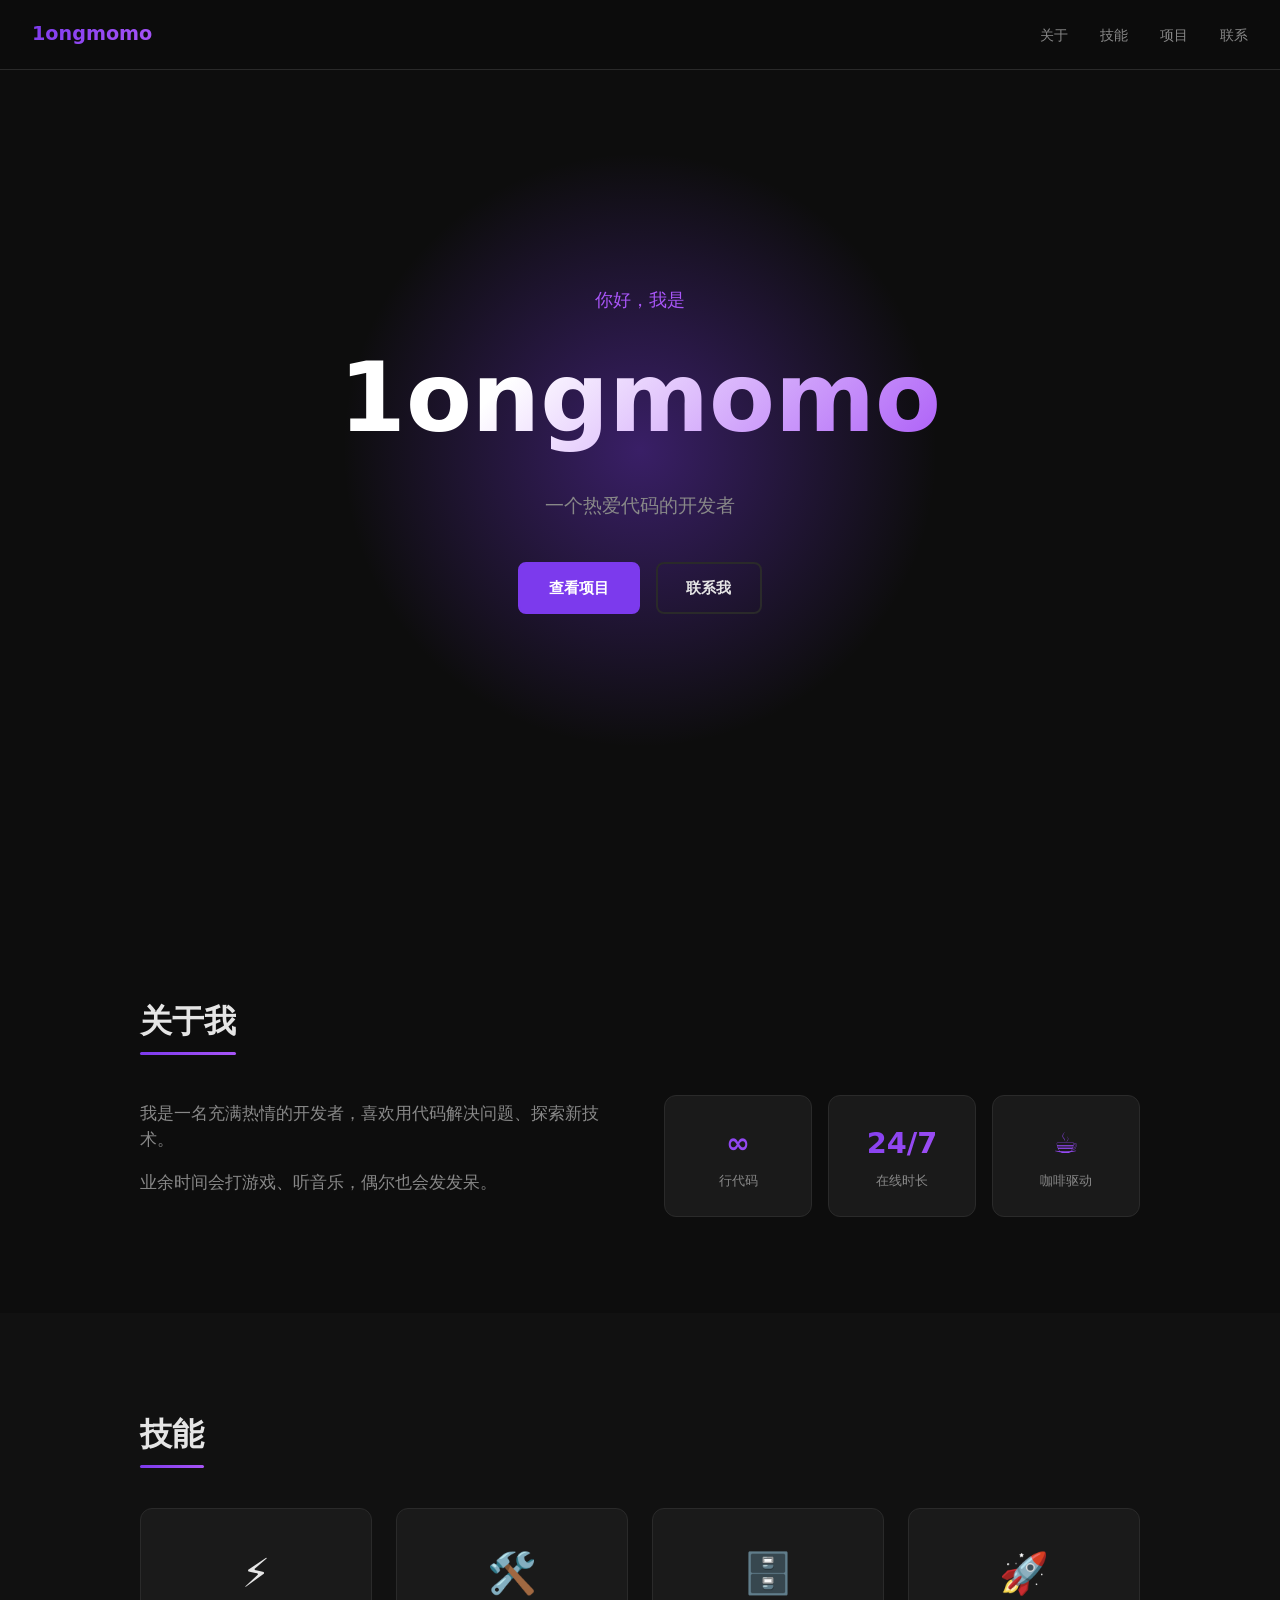
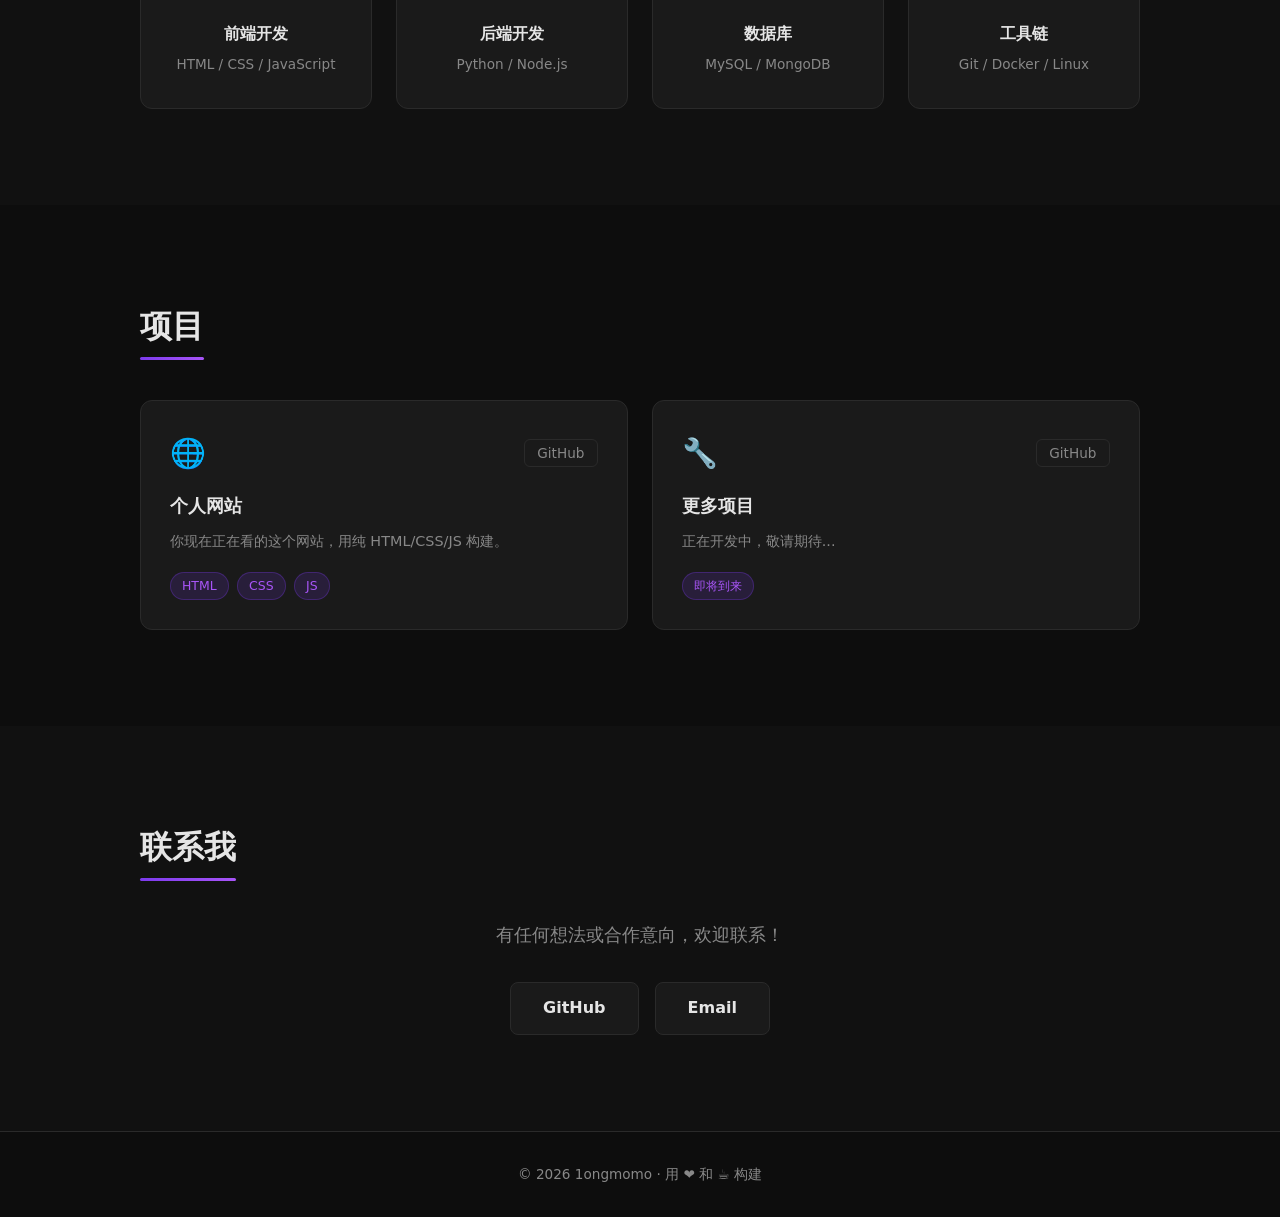
<file: index.html>
<!DOCTYPE html>
<html lang="zh">
<head>
  <meta charset="UTF-8" />
  <meta name="viewport" content="width=device-width, initial-scale=1.0" />
  <title>1ongmomo</title>
  <link rel="stylesheet" href="style.css" />
</head>
<body>
  <nav class="nav">
    <div class="nav-logo">1ongmomo</div>
    <ul class="nav-links">
      <li><a href="#about">关于</a></li>
      <li><a href="#skills">技能</a></li>
      <li><a href="#projects">项目</a></li>
      <li><a href="#contact">联系</a></li>
    </ul>
  </nav>

  <section class="hero">
    <div class="hero-content">
      <p class="hero-greeting">你好，我是</p>
      <h1 class="hero-name">1ongmomo</h1>
      <p class="hero-tagline">一个热爱代码的开发者</p>
      <div class="hero-btns">
        <a href="#projects" class="btn btn-primary">查看项目</a>
        <a href="#contact" class="btn btn-outline">联系我</a>
      </div>
    </div>
    <div class="hero-glow"></div>
  </section>

  <section class="section" id="about">
    <div class="container">
      <h2 class="section-title">关于我</h2>
      <div class="about-grid">
        <div class="about-text">
          <p>我是一名充满热情的开发者，喜欢用代码解决问题、探索新技术。</p>
          <p>业余时间会打游戏、听音乐，偶尔也会发发呆。</p>
        </div>
        <div class="about-stats">
          <div class="stat-card">
            <span class="stat-num">∞</span>
            <span class="stat-label">行代码</span>
          </div>
          <div class="stat-card">
            <span class="stat-num">24/7</span>
            <span class="stat-label">在线时长</span>
          </div>
          <div class="stat-card">
            <span class="stat-num">☕</span>
            <span class="stat-label">咖啡驱动</span>
          </div>
        </div>
      </div>
    </div>
  </section>

  <section class="section section-alt" id="skills">
    <div class="container">
      <h2 class="section-title">技能</h2>
      <div class="skills-grid">
        <div class="skill-card">
          <div class="skill-icon">⚡</div>
          <h3>前端开发</h3>
          <p>HTML / CSS / JavaScript</p>
        </div>
        <div class="skill-card">
          <div class="skill-icon">🛠️</div>
          <h3>后端开发</h3>
          <p>Python / Node.js</p>
        </div>
        <div class="skill-card">
          <div class="skill-icon">🗄️</div>
          <h3>数据库</h3>
          <p>MySQL / MongoDB</p>
        </div>
        <div class="skill-card">
          <div class="skill-icon">🚀</div>
          <h3>工具链</h3>
          <p>Git / Docker / Linux</p>
        </div>
      </div>
    </div>
  </section>

  <section class="section" id="projects">
    <div class="container">
      <h2 class="section-title">项目</h2>
      <div class="projects-grid">
        <div class="project-card">
          <div class="project-header">
            <span class="project-icon">🌐</span>
            <div class="project-links">
              <a href="#" class="project-link">GitHub</a>
            </div>
          </div>
          <h3>个人网站</h3>
          <p>你现在正在看的这个网站，用纯 HTML/CSS/JS 构建。</p>
          <div class="project-tags">
            <span>HTML</span><span>CSS</span><span>JS</span>
          </div>
        </div>
        <div class="project-card">
          <div class="project-header">
            <span class="project-icon">🔧</span>
            <div class="project-links">
              <a href="#" class="project-link">GitHub</a>
            </div>
          </div>
          <h3>更多项目</h3>
          <p>正在开发中，敬请期待...</p>
          <div class="project-tags">
            <span>即将到来</span>
          </div>
        </div>
      </div>
    </div>
  </section>

  <section class="section section-alt" id="contact">
    <div class="container">
      <h2 class="section-title">联系我</h2>
      <div class="contact-content">
        <p>有任何想法或合作意向，欢迎联系！</p>
        <div class="contact-links">
          <a href="https://github.com/vazzanaflinchum-afk" class="contact-btn" target="_blank">
            <span>GitHub</span>
          </a>
          <a href="mailto:hello@example.com" class="contact-btn">
            <span>Email</span>
          </a>
        </div>
      </div>
    </div>
  </section>

  <footer class="footer">
    <p>© 2026 1ongmomo · 用 ❤️ 和 ☕ 构建</p>
  </footer>

  <script src="script.js"></script>
</body>
</html>
</file>
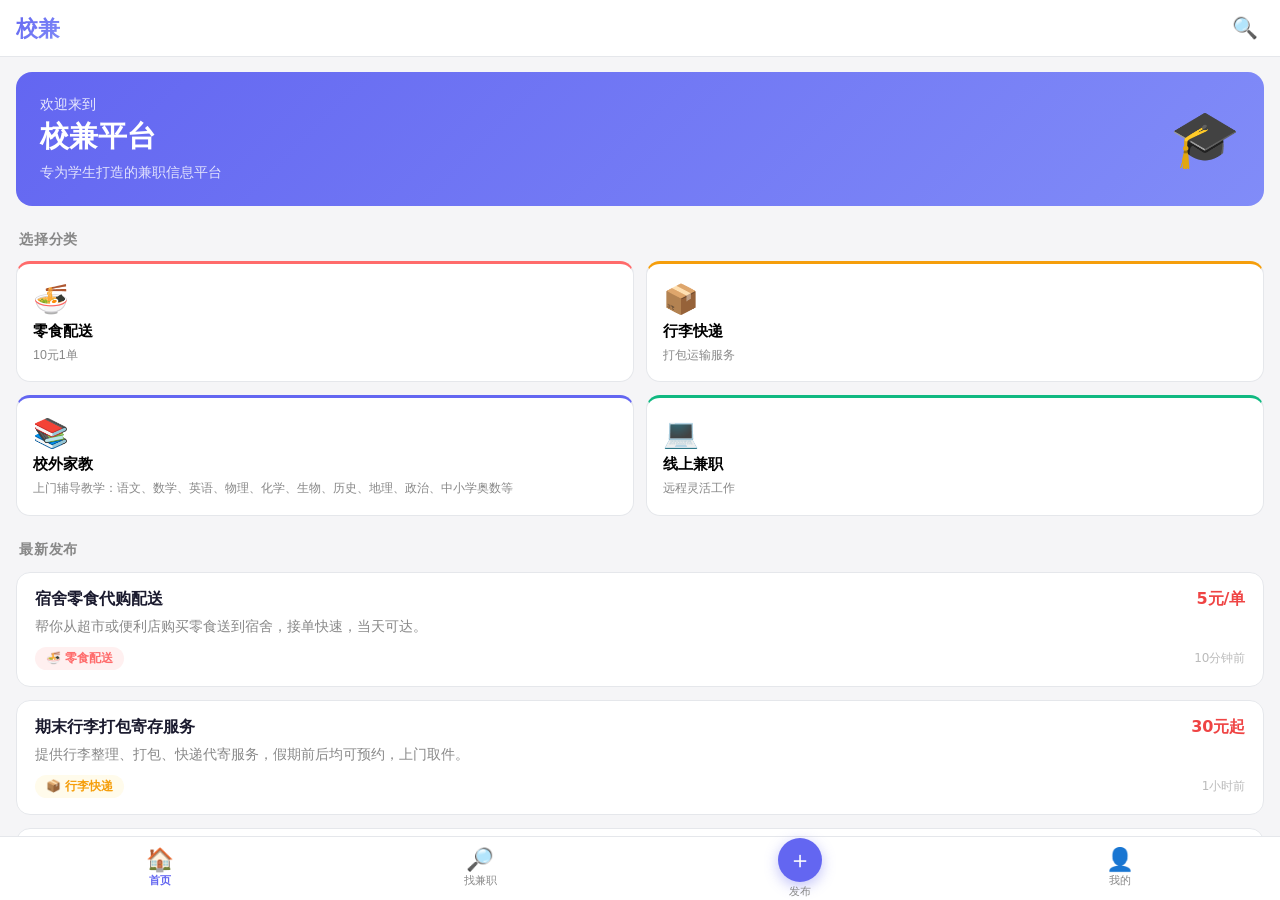
<file: app.html>
<!DOCTYPE html>
<html lang="zh">
<head>
  <meta charset="UTF-8" />
  <meta name="viewport" content="width=device-width, initial-scale=1.0, maximum-scale=1.0" />
  <title>校兼 - 学生兼职平台</title>
  <link rel="stylesheet" href="app.css" />
</head>
<body>

  <!-- 顶部栏 -->
  <header class="topbar" id="topbar">
    <div class="topbar-inner">
      <span class="topbar-logo">校兼</span>
      <div class="topbar-actions">
        <button class="icon-btn" id="searchBtn">🔍</button>
      </div>
    </div>
    <!-- 搜索栏（默认隐藏） -->
    <div class="search-bar hidden" id="searchBar">
      <input type="text" placeholder="搜索兼职..." id="searchInput" />
      <button id="searchClose">取消</button>
    </div>
  </header>

  <!-- 主内容区 -->
  <main class="main" id="main">

    <!-- 首页 -->
    <section class="page active" id="page-home">
      <div class="hero-banner">
        <div class="hero-text">
          <p class="hero-sub">欢迎来到</p>
          <h1 class="hero-title">校兼平台</h1>
          <p class="hero-desc">专为学生打造的兼职信息平台</p>
        </div>
        <div class="hero-img">🎓</div>
      </div>

      <div class="section-label">选择分类</div>
      <div class="categories">
        <button class="cat-card" data-cat="delivery">
          <span class="cat-icon">🍜</span>
          <span class="cat-name">零食配送</span>
          <span class="cat-desc">10元1单</span>
        </button>
        <button class="cat-card" data-cat="luggage">
          <span class="cat-icon">📦</span>
          <span class="cat-name">行李快递</span>
          <span class="cat-desc">打包运输服务</span>
        </button>
        <button class="cat-card" data-cat="tutor">
          <span class="cat-icon">📚</span>
          <span class="cat-name">校外家教</span>
          <span class="cat-desc">上门辅导教学：语文、数学、英语、物理、化学、生物、历史、地理、政治、中小学奥数等</span>
        </button>
        <button class="cat-card" data-cat="online">
          <span class="cat-icon">💻</span>
          <span class="cat-name">线上兼职</span>
          <span class="cat-desc">远程灵活工作</span>
        </button>
      </div>

      <div class="section-label">最新发布</div>
      <div class="card-list" id="homeLatest"></div>
    </section>

    <!-- 浏览页 -->
    <section class="page" id="page-browse">
      <div class="filter-bar">
        <button class="filter-btn active" data-filter="all">全部</button>
        <button class="filter-btn" data-filter="delivery">🍜 零食配送</button>
        <button class="filter-btn" data-filter="luggage">📦 行李快递</button>
        <button class="filter-btn" data-filter="tutor">📚 家教</button>
        <button class="filter-btn" data-filter="online">💻 线上</button>
      </div>
      <div class="card-list" id="browseList"></div>
    </section>

    <!-- 发布页 -->
    <section class="page" id="page-post">
      <div class="form-container">
        <h2 class="form-title">发布兼职</h2>
        <form id="postForm">
          <div class="form-group">
            <label>分类</label>
            <div class="radio-group">
              <label class="radio-card"><input type="radio" name="cat" value="delivery" required /><span>🍜 零食配送</span></label>
              <label class="radio-card"><input type="radio" name="cat" value="luggage" /><span>📦 行李快递</span></label>
              <label class="radio-card"><input type="radio" name="cat" value="tutor" /><span>📚 家教</span></label>
              <label class="radio-card"><input type="radio" name="cat" value="online" /><span>💻 线上兼职</span></label>
            </div>
          </div>
          <div class="form-group">
            <label>标题</label>
            <input type="text" id="postTitle" placeholder="简短描述你的需求/服务" maxlength="30" required />
          </div>
          <div class="form-group">
            <label>薪资/报酬</label>
            <input type="text" id="postPay" placeholder="例如：20元/小时、面议" required />
          </div>
          <div class="form-group">
            <label>详情描述</label>
            <textarea id="postDesc" placeholder="详细说明工作内容、时间要求、地点等..." rows="4" required></textarea>
          </div>
          <div class="form-group">
            <label>联系方式</label>
            <input type="text" id="postContact" placeholder="微信号 / 手机号" required />
          </div>
          <button type="submit" class="btn-submit">立即发布</button>
        </form>
      </div>
    </section>

    <!-- 我的页 -->
    <section class="page" id="page-mine">
      <div class="mine-header">
        <div class="avatar">😊</div>
        <div class="mine-info">
          <p class="mine-name">同学</p>
          <p class="mine-sub">欢迎使用校兼平台</p>
        </div>
      </div>
      <div class="mine-section-label">我发布的</div>
      <div class="card-list" id="myList">
        <p class="empty-tip">你还没有发布过兼职</p>
      </div>
      <div class="mine-tips">
        <div class="tip-card">
          <span>📌</span>
          <p>发布信息前请确认内容真实有效</p>
        </div>
        <div class="tip-card">
          <span>🔒</span>
          <p>注意保护个人隐私，谨慎填写联系方式</p>
        </div>
        <div class="tip-card">
          <span>⚠️</span>
          <p>遇到纠纷请通过正规渠道处理</p>
        </div>
      </div>
    </section>

  </main>

  <!-- 底部导航 -->
  <nav class="tabbar">
    <button class="tab active" data-page="home">
      <span class="tab-icon">🏠</span>
      <span class="tab-label">首页</span>
    </button>
    <button class="tab" data-page="browse">
      <span class="tab-icon">🔎</span>
      <span class="tab-label">找兼职</span>
    </button>
    <button class="tab tab-post" data-page="post">
      <span class="tab-icon">＋</span>
      <span class="tab-label">发布</span>
    </button>
    <button class="tab" data-page="mine">
      <span class="tab-icon">👤</span>
      <span class="tab-label">我的</span>
    </button>
  </nav>

  <!-- 详情弹窗 -->
  <div class="modal-overlay hidden" id="modalOverlay">
    <div class="modal" id="modal">
      <button class="modal-close" id="modalClose">✕</button>
      <div class="modal-content" id="modalContent"></div>
    </div>
  </div>

  <!-- 成功提示 -->
  <div class="toast hidden" id="toast"></div>

  <script src="app.js"></script>
</body>
</html>
</file>
<file: style.css>
* {
  margin: 0;
  padding: 0;
  box-sizing: border-box;
}

:root {
  --bg: #0d0d0d;
  --bg-alt: #111111;
  --surface: #1a1a1a;
  --border: #2a2a2a;
  --accent: #7c3aed;
  --accent-light: #a855f7;
  --text: #e5e5e5;
  --text-muted: #888;
  --glow: rgba(124, 58, 237, 0.4);
}

html {
  scroll-behavior: smooth;
}

body {
  background: var(--bg);
  color: var(--text);
  font-family: 'Segoe UI', system-ui, -apple-system, sans-serif;
  line-height: 1.6;
}

/* NAV */
.nav {
  position: fixed;
  top: 0;
  width: 100%;
  z-index: 100;
  display: flex;
  align-items: center;
  justify-content: space-between;
  padding: 1.2rem 2rem;
  background: rgba(13, 13, 13, 0.85);
  backdrop-filter: blur(12px);
  border-bottom: 1px solid var(--border);
}

.nav-logo {
  font-size: 1.2rem;
  font-weight: 700;
  background: linear-gradient(135deg, var(--accent), var(--accent-light));
  -webkit-background-clip: text;
  -webkit-text-fill-color: transparent;
  background-clip: text;
}

.nav-links {
  display: flex;
  gap: 2rem;
  list-style: none;
}

.nav-links a {
  color: var(--text-muted);
  text-decoration: none;
  font-size: 0.9rem;
  transition: color 0.2s;
}

.nav-links a:hover {
  color: var(--accent-light);
}

/* HERO */
.hero {
  min-height: 100vh;
  display: flex;
  align-items: center;
  justify-content: center;
  text-align: center;
  position: relative;
  overflow: hidden;
  padding: 2rem;
}

.hero-glow {
  position: absolute;
  width: 600px;
  height: 600px;
  background: radial-gradient(circle, var(--glow) 0%, transparent 70%);
  top: 50%;
  left: 50%;
  transform: translate(-50%, -50%);
  pointer-events: none;
  animation: pulse 4s ease-in-out infinite;
}

@keyframes pulse {
  0%, 100% { opacity: 0.5; transform: translate(-50%, -50%) scale(1); }
  50% { opacity: 1; transform: translate(-50%, -50%) scale(1.1); }
}

.hero-content {
  position: relative;
  z-index: 1;
}

.hero-greeting {
  color: var(--accent-light);
  font-size: 1.1rem;
  margin-bottom: 0.5rem;
  opacity: 0;
  animation: fadeUp 0.6s ease forwards 0.2s;
}

.hero-name {
  font-size: clamp(3rem, 8vw, 6rem);
  font-weight: 900;
  background: linear-gradient(135deg, #fff 30%, var(--accent-light));
  -webkit-background-clip: text;
  -webkit-text-fill-color: transparent;
  background-clip: text;
  margin-bottom: 1rem;
  opacity: 0;
  animation: fadeUp 0.6s ease forwards 0.4s;
}

.hero-tagline {
  color: var(--text-muted);
  font-size: 1.2rem;
  margin-bottom: 2.5rem;
  opacity: 0;
  animation: fadeUp 0.6s ease forwards 0.6s;
}

.hero-btns {
  display: flex;
  gap: 1rem;
  justify-content: center;
  flex-wrap: wrap;
  opacity: 0;
  animation: fadeUp 0.6s ease forwards 0.8s;
}

@keyframes fadeUp {
  from { opacity: 0; transform: translateY(20px); }
  to { opacity: 1; transform: translateY(0); }
}

/* BUTTONS */
.btn {
  padding: 0.75rem 1.8rem;
  border-radius: 8px;
  text-decoration: none;
  font-weight: 600;
  font-size: 0.95rem;
  transition: all 0.2s;
  display: inline-block;
}

.btn-primary {
  background: var(--accent);
  color: #fff;
  border: 2px solid var(--accent);
}

.btn-primary:hover {
  background: var(--accent-light);
  border-color: var(--accent-light);
  transform: translateY(-2px);
  box-shadow: 0 8px 24px var(--glow);
}

.btn-outline {
  background: transparent;
  color: var(--text);
  border: 2px solid var(--border);
}

.btn-outline:hover {
  border-color: var(--accent-light);
  color: var(--accent-light);
  transform: translateY(-2px);
}

/* SECTIONS */
.section {
  padding: 6rem 2rem;
}

.section-alt {
  background: var(--bg-alt);
}

.container {
  max-width: 1000px;
  margin: 0 auto;
}

.section-title {
  font-size: 2rem;
  font-weight: 800;
  margin-bottom: 3rem;
  position: relative;
  display: inline-block;
}

.section-title::after {
  content: '';
  position: absolute;
  bottom: -8px;
  left: 0;
  width: 100%;
  height: 3px;
  background: linear-gradient(135deg, var(--accent), var(--accent-light));
  border-radius: 2px;
}

/* ABOUT */
.about-grid {
  display: grid;
  grid-template-columns: 1fr 1fr;
  gap: 3rem;
  align-items: center;
}

.about-text p {
  color: var(--text-muted);
  margin-bottom: 1rem;
  font-size: 1.05rem;
}

.about-stats {
  display: grid;
  grid-template-columns: repeat(3, 1fr);
  gap: 1rem;
}

.stat-card {
  background: var(--surface);
  border: 1px solid var(--border);
  border-radius: 12px;
  padding: 1.5rem 1rem;
  text-align: center;
  transition: border-color 0.2s, transform 0.2s;
}

.stat-card:hover {
  border-color: var(--accent);
  transform: translateY(-4px);
}

.stat-num {
  display: block;
  font-size: 1.8rem;
  font-weight: 800;
  background: linear-gradient(135deg, var(--accent), var(--accent-light));
  -webkit-background-clip: text;
  -webkit-text-fill-color: transparent;
  background-clip: text;
}

.stat-label {
  display: block;
  font-size: 0.8rem;
  color: var(--text-muted);
  margin-top: 0.3rem;
}

/* SKILLS */
.skills-grid {
  display: grid;
  grid-template-columns: repeat(auto-fit, minmax(200px, 1fr));
  gap: 1.5rem;
}

.skill-card {
  background: var(--surface);
  border: 1px solid var(--border);
  border-radius: 12px;
  padding: 2rem 1.5rem;
  text-align: center;
  transition: border-color 0.2s, transform 0.2s;
}

.skill-card:hover {
  border-color: var(--accent);
  transform: translateY(-4px);
  box-shadow: 0 8px 32px var(--glow);
}

.skill-icon {
  font-size: 2.5rem;
  margin-bottom: 1rem;
}

.skill-card h3 {
  font-size: 1rem;
  margin-bottom: 0.5rem;
}

.skill-card p {
  color: var(--text-muted);
  font-size: 0.85rem;
}

/* PROJECTS */
.projects-grid {
  display: grid;
  grid-template-columns: repeat(auto-fit, minmax(280px, 1fr));
  gap: 1.5rem;
}

.project-card {
  background: var(--surface);
  border: 1px solid var(--border);
  border-radius: 12px;
  padding: 1.8rem;
  transition: border-color 0.2s, transform 0.2s;
}

.project-card:hover {
  border-color: var(--accent);
  transform: translateY(-4px);
  box-shadow: 0 8px 32px var(--glow);
}

.project-header {
  display: flex;
  justify-content: space-between;
  align-items: center;
  margin-bottom: 1rem;
}

.project-icon {
  font-size: 1.8rem;
}

.project-link {
  color: var(--text-muted);
  text-decoration: none;
  font-size: 0.85rem;
  border: 1px solid var(--border);
  padding: 0.3rem 0.8rem;
  border-radius: 6px;
  transition: all 0.2s;
}

.project-link:hover {
  color: var(--accent-light);
  border-color: var(--accent-light);
}

.project-card h3 {
  font-size: 1.1rem;
  margin-bottom: 0.6rem;
}

.project-card p {
  color: var(--text-muted);
  font-size: 0.9rem;
  margin-bottom: 1.2rem;
}

.project-tags {
  display: flex;
  gap: 0.5rem;
  flex-wrap: wrap;
}

.project-tags span {
  background: rgba(124, 58, 237, 0.15);
  color: var(--accent-light);
  border: 1px solid rgba(124, 58, 237, 0.3);
  padding: 0.2rem 0.7rem;
  border-radius: 20px;
  font-size: 0.78rem;
  font-weight: 500;
}

/* CONTACT */
.contact-content {
  text-align: center;
}

.contact-content p {
  color: var(--text-muted);
  font-size: 1.1rem;
  margin-bottom: 2rem;
}

.contact-links {
  display: flex;
  gap: 1rem;
  justify-content: center;
  flex-wrap: wrap;
}

.contact-btn {
  display: inline-flex;
  align-items: center;
  gap: 0.5rem;
  padding: 0.8rem 2rem;
  border-radius: 8px;
  background: var(--surface);
  border: 1px solid var(--border);
  color: var(--text);
  text-decoration: none;
  font-weight: 600;
  transition: all 0.2s;
}

.contact-btn:hover {
  border-color: var(--accent-light);
  color: var(--accent-light);
  transform: translateY(-2px);
  box-shadow: 0 8px 24px var(--glow);
}

/* FOOTER */
.footer {
  text-align: center;
  padding: 2rem;
  color: var(--text-muted);
  font-size: 0.85rem;
  border-top: 1px solid var(--border);
}

/* RESPONSIVE */
@media (max-width: 640px) {
  .nav-links { display: none; }
  .about-grid { grid-template-columns: 1fr; }
  .about-stats { grid-template-columns: repeat(3, 1fr); }
}
</file>
<file: app.css>
* { margin: 0; padding: 0; box-sizing: border-box; -webkit-tap-highlight-color: transparent; }

:root {
  --primary: #6366f1;
  --primary-light: #818cf8;
  --primary-bg: #eef2ff;
  --green: #10b981;
  --amber: #f59e0b;
  --red: #ef4444;
  --bg: #f5f5f7;
  --surface: #ffffff;
  --text: #1a1a2e;
  --muted: #888;
  --border: #e5e7eb;
  --cat-delivery: #ff6b6b;
  --cat-luggage: #f59e0b;
  --cat-tutor: #6366f1;
  --cat-online: #10b981;
  --tabbar-h: 64px;
  --topbar-h: 56px;
}

html, body { height: 100%; background: var(--bg); font-family: -apple-system, 'PingFang SC', 'Hiragino Sans GB', system-ui, sans-serif; color: var(--text); overflow: hidden; }

/* TOPBAR */
.topbar { position: fixed; top: 0; left: 0; right: 0; z-index: 50; background: var(--surface); border-bottom: 1px solid var(--border); }
.topbar-inner { display: flex; align-items: center; justify-content: space-between; padding: 0 1rem; height: var(--topbar-h); }
.topbar-logo { font-size: 1.4rem; font-weight: 800; background: linear-gradient(135deg, var(--primary), var(--primary-light)); -webkit-background-clip: text; -webkit-text-fill-color: transparent; background-clip: text; }
.icon-btn { background: none; border: none; font-size: 1.3rem; cursor: pointer; padding: 0.4rem; border-radius: 8px; }
.icon-btn:hover { background: var(--bg); }
.search-bar { display: flex; align-items: center; gap: 0.5rem; padding: 0 1rem 0.8rem; }
.search-bar input { flex: 1; padding: 0.6rem 1rem; border: 1.5px solid var(--border); border-radius: 20px; font-size: 0.95rem; outline: none; background: var(--bg); }
.search-bar input:focus { border-color: var(--primary); }
.search-bar button { background: none; border: none; color: var(--primary); font-size: 0.95rem; cursor: pointer; white-space: nowrap; }

/* MAIN */
.main { position: fixed; top: var(--topbar-h); bottom: var(--tabbar-h); left: 0; right: 0; overflow-y: auto; -webkit-overflow-scrolling: touch; }

/* PAGES */
.page { display: none; padding: 1rem 1rem 2rem; animation: fadeIn 0.2s ease; }
.page.active { display: block; }
@keyframes fadeIn { from { opacity: 0; transform: translateY(6px); } to { opacity: 1; transform: translateY(0); } }

/* HERO BANNER */
.hero-banner { background: linear-gradient(135deg, var(--primary) 0%, #818cf8 100%); border-radius: 16px; padding: 1.5rem; display: flex; align-items: center; justify-content: space-between; margin-bottom: 1.5rem; color: #fff; }
.hero-sub { font-size: 0.85rem; opacity: 0.85; margin-bottom: 0.2rem; }
.hero-title { font-size: 1.8rem; font-weight: 800; margin-bottom: 0.4rem; }
.hero-desc { font-size: 0.85rem; opacity: 0.8; }
.hero-img { font-size: 3.5rem; }

/* SECTION LABEL */
.section-label { font-size: 0.9rem; font-weight: 700; color: var(--muted); margin-bottom: 0.8rem; padding-left: 0.2rem; text-transform: uppercase; letter-spacing: 0.05em; }

/* CATEGORIES */
.categories { display: grid; grid-template-columns: 1fr 1fr; gap: 0.8rem; margin-bottom: 1.5rem; }
.cat-card { background: var(--surface); border: 1.5px solid var(--border); border-radius: 14px; padding: 1.1rem 1rem; display: flex; flex-direction: column; align-items: flex-start; gap: 0.3rem; cursor: pointer; transition: all 0.18s; text-align: left; }
.cat-card:hover, .cat-card:active { transform: translateY(-2px); box-shadow: 0 4px 16px rgba(0,0,0,0.08); }
.cat-card[data-cat="delivery"] { border-top: 3px solid var(--cat-delivery); }
.cat-card[data-cat="luggage"] { border-top: 3px solid var(--cat-luggage); }
.cat-card[data-cat="tutor"] { border-top: 3px solid var(--cat-tutor); }
.cat-card[data-cat="online"] { border-top: 3px solid var(--cat-online); }
.cat-icon { font-size: 1.8rem; }
.cat-name { font-weight: 700; font-size: 0.95rem; }
.cat-desc { font-size: 0.78rem; color: var(--muted); }

/* JOB CARDS */
.card-list { display: flex; flex-direction: column; gap: 0.8rem; }
.job-card { background: var(--surface); border-radius: 14px; padding: 1rem 1.1rem; border: 1px solid var(--border); cursor: pointer; transition: all 0.18s; }
.job-card:hover, .job-card:active { box-shadow: 0 4px 16px rgba(0,0,0,0.08); transform: translateY(-1px); }
.job-card-top { display: flex; align-items: flex-start; justify-content: space-between; margin-bottom: 0.5rem; }
.job-title { font-weight: 700; font-size: 1rem; flex: 1; }
.job-pay { font-weight: 800; color: var(--red); font-size: 1rem; white-space: nowrap; margin-left: 0.5rem; }
.job-desc { font-size: 0.85rem; color: var(--muted); margin-bottom: 0.7rem; display: -webkit-box; -webkit-line-clamp: 2; -webkit-box-orient: vertical; overflow: hidden; }
.job-footer { display: flex; align-items: center; justify-content: space-between; }
.job-tag { display: inline-flex; align-items: center; gap: 0.3rem; padding: 0.2rem 0.7rem; border-radius: 20px; font-size: 0.75rem; font-weight: 600; }
.tag-delivery { background: #fff0f0; color: var(--cat-delivery); }
.tag-luggage { background: #fffbeb; color: var(--cat-luggage); }
.tag-tutor { background: var(--primary-bg); color: var(--primary); }
.tag-online { background: #ecfdf5; color: var(--cat-online); }
.job-time { font-size: 0.75rem; color: #bbb; }
.empty-tip { text-align: center; color: var(--muted); padding: 3rem 0; font-size: 0.95rem; }

/* FILTER BAR */
.filter-bar { display: flex; gap: 0.5rem; overflow-x: auto; padding-bottom: 1rem; scrollbar-width: none; -ms-overflow-style: none; }
.filter-bar::-webkit-scrollbar { display: none; }
.filter-btn { white-space: nowrap; padding: 0.45rem 1rem; border-radius: 20px; border: 1.5px solid var(--border); background: var(--surface); font-size: 0.85rem; cursor: pointer; transition: all 0.15s; font-weight: 500; }
.filter-btn.active { background: var(--primary); color: #fff; border-color: var(--primary); }

/* FORM */
.form-container { max-width: 480px; margin: 0 auto; }
.form-title { font-size: 1.3rem; font-weight: 800; margin-bottom: 1.5rem; }
.form-group { margin-bottom: 1.2rem; }
.form-group label { display: block; font-size: 0.88rem; font-weight: 600; margin-bottom: 0.5rem; color: #444; }
.form-group input, .form-group textarea { width: 100%; padding: 0.75rem 1rem; border: 1.5px solid var(--border); border-radius: 10px; font-size: 0.95rem; outline: none; background: var(--bg); font-family: inherit; color: var(--text); transition: border-color 0.15s; resize: vertical; }
.form-group input:focus, .form-group textarea:focus { border-color: var(--primary); background: #fff; }
.radio-group { display: grid; grid-template-columns: 1fr 1fr; gap: 0.6rem; }
.radio-card { display: flex; align-items: center; gap: 0.5rem; padding: 0.7rem 0.9rem; border: 1.5px solid var(--border); border-radius: 10px; cursor: pointer; transition: all 0.15s; background: var(--bg); font-size: 0.88rem; font-weight: 500; }
.radio-card input { accent-color: var(--primary); }
.radio-card:has(input:checked) { border-color: var(--primary); background: var(--primary-bg); color: var(--primary); }
.btn-submit { width: 100%; padding: 0.9rem; background: var(--primary); color: #fff; border: none; border-radius: 12px; font-size: 1rem; font-weight: 700; cursor: pointer; transition: all 0.15s; margin-top: 0.5rem; }
.btn-submit:hover { background: var(--primary-light); }
.btn-submit:active { transform: scale(0.98); }

/* MINE */
.mine-header { display: flex; align-items: center; gap: 1rem; background: var(--surface); border-radius: 14px; padding: 1.2rem; margin-bottom: 1.2rem; border: 1px solid var(--border); }
.avatar { font-size: 3rem; line-height: 1; }
.mine-name { font-weight: 700; font-size: 1.1rem; }
.mine-sub { font-size: 0.82rem; color: var(--muted); margin-top: 0.2rem; }
.mine-section-label { font-size: 0.9rem; font-weight: 700; color: var(--muted); margin-bottom: 0.8rem; }
.mine-tips { margin-top: 1.5rem; display: flex; flex-direction: column; gap: 0.6rem; }
.tip-card { display: flex; align-items: center; gap: 0.8rem; background: var(--surface); border-radius: 10px; padding: 0.85rem 1rem; border: 1px solid var(--border); }
.tip-card span { font-size: 1.2rem; }
.tip-card p { font-size: 0.85rem; color: var(--muted); }

/* TABBAR */
.tabbar { position: fixed; bottom: 0; left: 0; right: 0; height: var(--tabbar-h); background: var(--surface); border-top: 1px solid var(--border); display: grid; grid-template-columns: repeat(4, 1fr); z-index: 50; }
.tab { display: flex; flex-direction: column; align-items: center; justify-content: center; gap: 0.1rem; border: none; background: none; cursor: pointer; transition: all 0.15s; }
.tab-icon { font-size: 1.4rem; line-height: 1; }
.tab-label { font-size: 0.7rem; color: var(--muted); }
.tab.active .tab-label { color: var(--primary); font-weight: 600; }
.tab-post .tab-icon { background: var(--primary); color: #fff; width: 44px; height: 44px; border-radius: 50%; display: flex; align-items: center; justify-content: center; font-size: 1.5rem; font-weight: 300; box-shadow: 0 4px 14px rgba(99,102,241,0.4); }
.tab.active.tab-post .tab-icon { background: var(--primary-light); }

/* MODAL */
.modal-overlay { position: fixed; inset: 0; background: rgba(0,0,0,0.5); z-index: 100; display: flex; align-items: flex-end; }
.modal-overlay.hidden { display: none; }
.modal { background: var(--surface); border-radius: 20px 20px 0 0; width: 100%; max-height: 80vh; overflow-y: auto; padding: 1.5rem; position: relative; animation: slideUp 0.25s ease; }
@keyframes slideUp { from { transform: translateY(100%); } to { transform: translateY(0); } }
.modal-close { position: absolute; top: 1rem; right: 1rem; background: var(--bg); border: none; width: 30px; height: 30px; border-radius: 50%; font-size: 0.9rem; cursor: pointer; display: flex; align-items: center; justify-content: center; }
.modal-cat-tag { display: inline-flex; align-items: center; gap: 0.3rem; padding: 0.25rem 0.8rem; border-radius: 20px; font-size: 0.8rem; font-weight: 600; margin-bottom: 0.8rem; }
.modal-title { font-size: 1.3rem; font-weight: 800; margin-bottom: 0.5rem; }
.modal-pay { font-size: 1.4rem; font-weight: 800; color: var(--red); margin-bottom: 1rem; }
.modal-desc-label { font-size: 0.82rem; color: var(--muted); font-weight: 600; margin-bottom: 0.4rem; }
.modal-desc { font-size: 0.95rem; line-height: 1.7; margin-bottom: 1.2rem; color: #333; }
.modal-contact-box { background: var(--primary-bg); border-radius: 12px; padding: 1rem; display: flex; align-items: center; gap: 0.8rem; }
.modal-contact-box span { font-size: 1.3rem; }
.modal-contact-info p:first-child { font-size: 0.8rem; color: var(--primary); font-weight: 600; }
.modal-contact-info p:last-child { font-size: 1rem; font-weight: 700; }

/* TOAST */
.toast { position: fixed; bottom: calc(var(--tabbar-h) + 1rem); left: 50%; transform: translateX(-50%); background: rgba(30,30,30,0.9); color: #fff; padding: 0.65rem 1.4rem; border-radius: 20px; font-size: 0.9rem; z-index: 200; white-space: nowrap; animation: fadeIn 0.2s ease; }
.toast.hidden { display: none; }

.hidden { display: none !important; }
</file>
